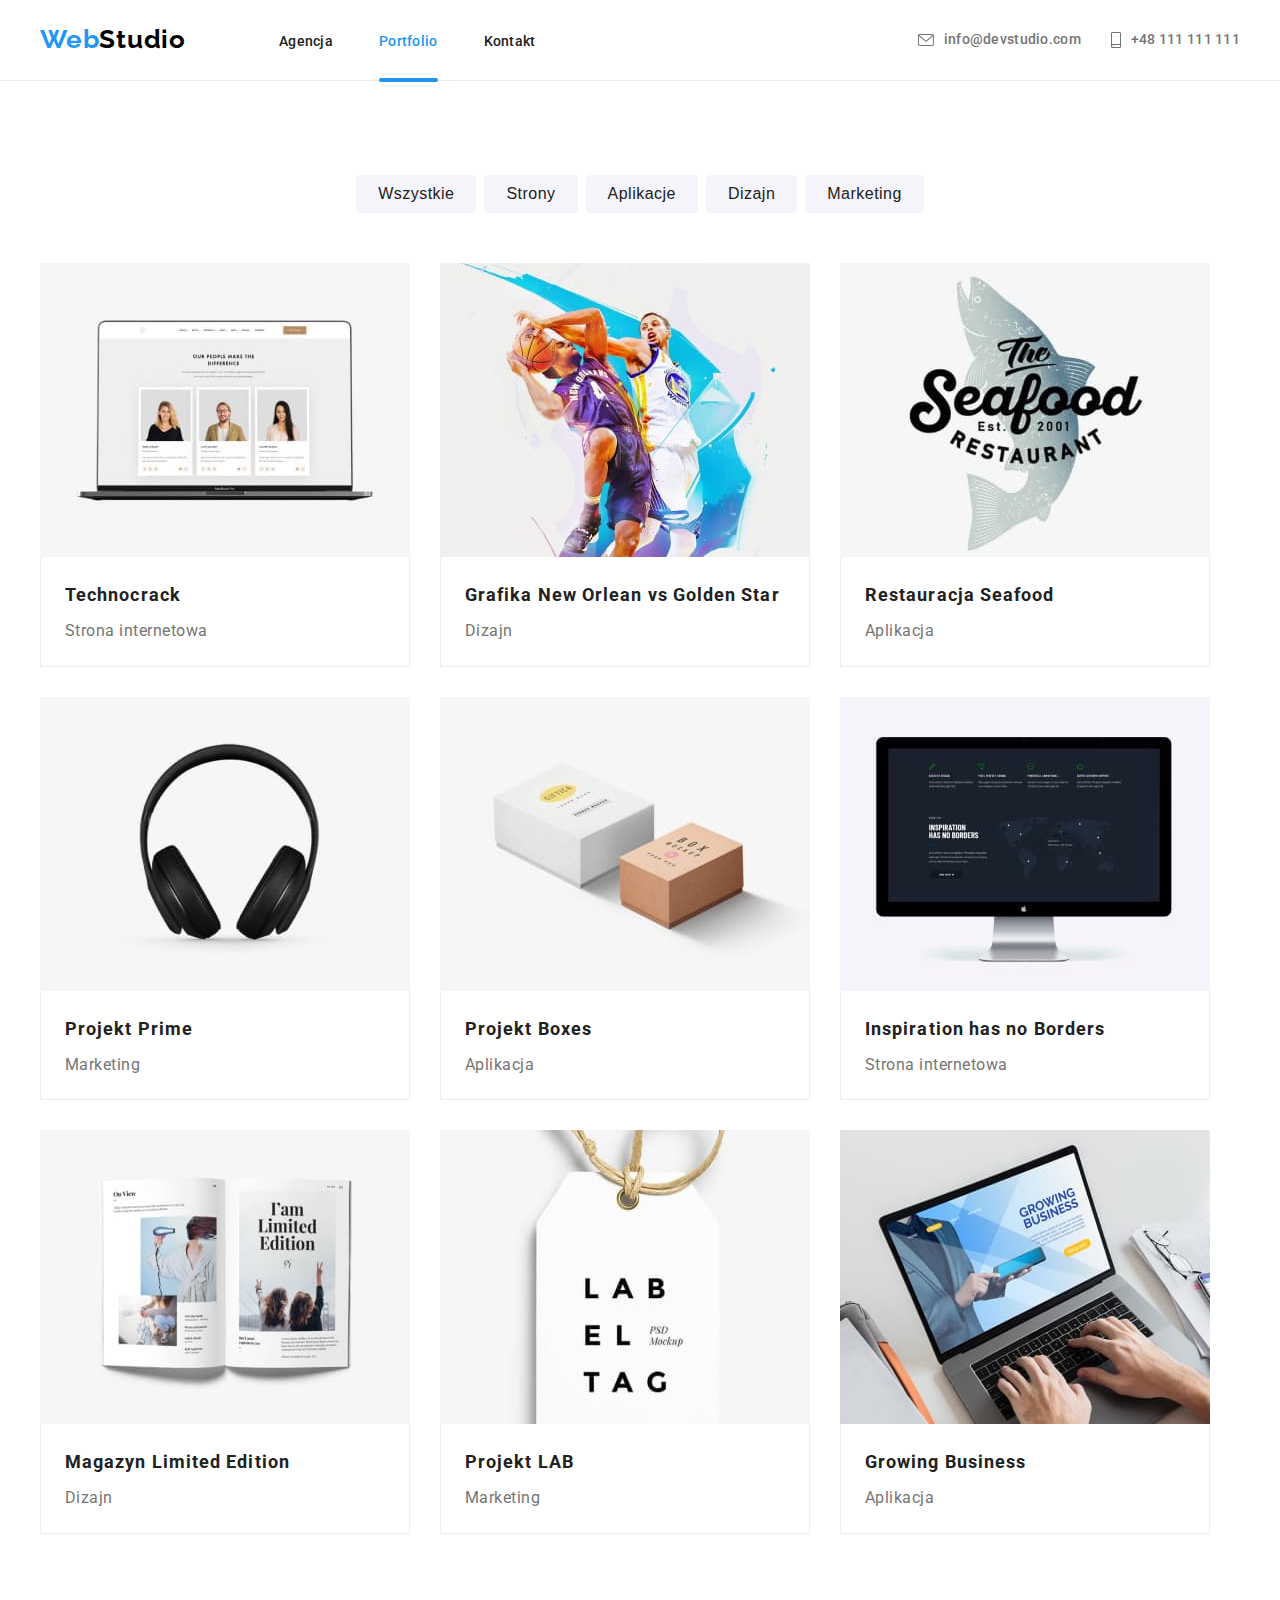
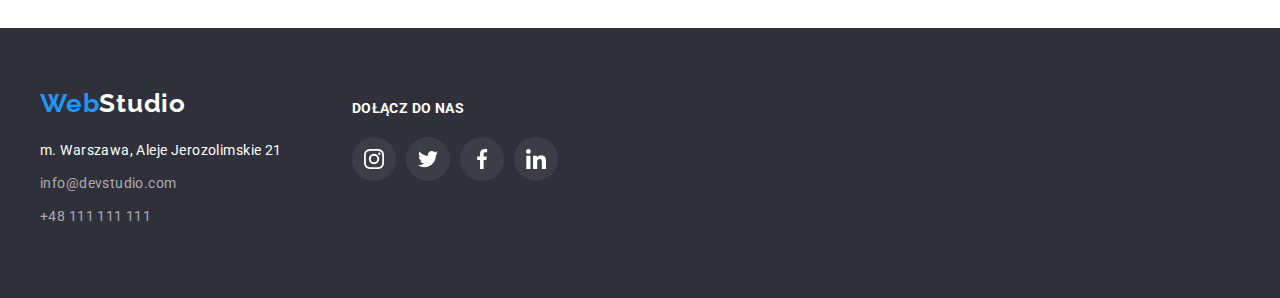
<file: portfolio.html>
<!DOCTYPE html>
<html lang="pl">
  <head>
    <meta charset="UTF-8" />
    <meta http-equiv="X-UA-Compatible" content="IE=edge" />
    <meta name="viewport" content="width=device-width, initial-scale=1.0" />
    <title>Portfolio</title>
    <link
      rel="stylesheet"
      href="https://cdnjs.cloudflare.com/ajax/libs/modern-normalize/1.1.0/modern-normalize.min.css"
      integrity="sha512-wpPYUAdjBVSE4KJnH1VR1HeZfpl1ub8YT/NKx4PuQ5NmX2tKuGu6U/JRp5y+Y8XG2tV+wKQpNHVUX03MfMFn9Q=="
      crossorigin="anonymous"
      referrerpolicy="no-referrer"
    />
    <link rel="preconnect" href="https://fonts.googleapis.com" />
    <link rel="preconnect" href="https://fonts.gstatic.com" crossorigin />
    <link
      href="https://fonts.googleapis.com/css2?family=Raleway:wght@700&family=Roboto:wght@400;500;700;900&display=swap"
      rel="stylesheet"
    />
    <link rel="stylesheet" href="./css/styles.css" />
  </head>
  <body>
    <header>
      <div class="container menu">
        <div class="menu-contact">
          <a href="index.html" class="menu-link-logo-top"
            ><span class="menu-logo">Web</span>Studio</a
          >
          <nav class="navigation">
            <ul class="list">
              <li><a href="index.html" class="navigation-link">Agencja</a></li>
              <li>
                <a href="portfolio.html" class="navigation-link link-active"
                  >Portfolio</a
                >
              </li>
              <li><a href="/kontakt" class="navigation-link">Kontakt</a></li>
            </ul>
          </nav>
        </div>
        <ul class="contact-links">
          <li>
            <a href="mailto:info@devstudio.com" class="contact-link">
              <svg class="icon" width="16px" height="12px">
                <use href="./images/icons.svg#icon-envelope"></use>
              </svg>
              info@devstudio.com</a
            >
          </li>
          <li>
            <a href="tel:+48111111111" class="contact-link">
              <svg class="icon" width="10px" height="16px">
                <use href="./images/icons.svg#icon-smartphone"></use>
              </svg>
              +48 111 111 111</a
            >
          </li>
        </ul>
      </div>
    </header>
    <main>
      <div class="section">
        <div class="container">
          <ul class="filter">
            <li>
              <button type="button" class="filter-name">Wszystkie</button>
            </li>
            <li><button type="button" class="filter-name">Strony</button></li>
            <li>
              <button type="button" class="filter-name">Aplikacje</button>
            </li>
            <li><button type="button" class="filter-name">Dizajn</button></li>
            <li>
              <button type="button" class="filter-name">Marketing</button>
            </li>
          </ul>
        </div>
        <div class="container">
          <ul class="list-portfolio">
            <li>
              <figure class="list-portfolio-item">
                <div class="container-transform">
                  <img
                    class="portfolio-img"
                    src="images/technocrack.jpg"
                    alt="strona internetowa technocrack"
                    width="370"
                    height="294"
                  />
                  <div class="overlay">
                    <p>
                      Technocrack jest popularną platformą wykorzystywaną do
                      rozpowszechniania koronawirusa. Firmy wykorzystują tę
                      platformę do celów szpiegowskich i ataków na
                      niezabezpieczone serwery konkurencji
                    </p>
                  </div>
                </div>
                <figcaption class="portfolio-item">
                  <h3 class="portfolio-name">Technocrack</h3>
                  <span class="portfolio-type">Strona internetowa</span>
                </figcaption>
              </figure>
            </li>
            <li>
              <figure class="list-portfolio-item">
                <div class="container-transform">
                  <img
                    class="portfolio-img"
                    src="images/grafika-new-orlean.jpg"
                    alt="projekt graficzny"
                    width="370"
                    height="294"
                  />
                  <div class="overlay">
                    <p>
                      Technocrack jest popularną platformą wykorzystywaną do
                      rozpowszechniania koronawirusa. Firmy wykorzystują tę
                      platformę do celów szpiegowskich i ataków na
                      niezabezpieczone serwery konkurencji
                    </p>
                  </div>
                </div>
                <figcaption class="portfolio-item">
                  <h3 class="portfolio-name">
                    Grafika New Orlean vs Golden Star
                  </h3>
                  <span class="portfolio-type">Dizajn</span>
                </figcaption>
              </figure>
            </li>
            <li>
              <figure class="list-portfolio-item">
                <div class="container-transform">
                  <img
                    class="portfolio-img"
                    src="images/restauracja-seafood.jpg"
                    alt="aplikacja restauracji seafood"
                    width="370"
                    height="294"
                  />
                  <div class="overlay">
                    <p>
                      Technocrack jest popularną platformą wykorzystywaną do
                      rozpowszechniania koronawirusa. Firmy wykorzystują tę
                      platformę do celów szpiegowskich i ataków na
                      niezabezpieczone serwery konkurencji
                    </p>
                  </div>
                </div>
                <figcaption class="portfolio-item">
                  <h3 class="portfolio-name">Restauracja Seafood</h3>
                  <span class="portfolio-type">Aplikacja</span>
                </figcaption>
              </figure>
            </li>
            <li>
              <figure class="list-portfolio-item">
                <div class="container-transform">
                  <img
                    class="portfolio-img"
                    src="images/projekt-prime.jpg"
                    alt="marketing projektu prime"
                    width="370"
                    height="294"
                  />
                  <div class="overlay">
                    <p>
                      Technocrack jest popularną platformą wykorzystywaną do
                      rozpowszechniania koronawirusa. Firmy wykorzystują tę
                      platformę do celów szpiegowskich i ataków na
                      niezabezpieczone serwery konkurencji
                    </p>
                  </div>
                </div>
                <figcaption class="portfolio-item">
                  <h3 class="portfolio-name">Projekt Prime</h3>
                  <span class="portfolio-type">Marketing</span>
                </figcaption>
              </figure>
            </li>
            <li>
              <figure class="list-portfolio-item">
                <div class="container-transform">
                  <img
                    class="portfolio-img"
                    src="images/projekt-boxes.jpg"
                    alt="aplikacja projektu boxes"
                    width="370"
                    height="294"
                  />
                  <div class="overlay">
                    <p>
                      Technocrack jest popularną platformą wykorzystywaną do
                      rozpowszechniania koronawirusa. Firmy wykorzystują tę
                      platformę do celów szpiegowskich i ataków na
                      niezabezpieczone serwery konkurencji
                    </p>
                  </div>
                </div>
                <figcaption class="portfolio-item">
                  <h3 class="portfolio-name">Projekt Boxes</h3>
                  <span class="portfolio-type">Aplikacja</span>
                </figcaption>
              </figure>
            </li>
            <li>
              <figure class="list-portfolio-item">
                <div class="container-transform">
                  <img
                    class="portfolio-img"
                    src="images/inspiration-borders.jpg"
                    alt="strona internetowa inspiration has no borders"
                    width="370"
                    height="294"
                  />
                  <div class="overlay">
                    <p>
                      Technocrack jest popularną platformą wykorzystywaną do
                      rozpowszechniania koronawirusa. Firmy wykorzystują tę
                      platformę do celów szpiegowskich i ataków na
                      niezabezpieczone serwery konkurencji
                    </p>
                  </div>
                </div>
                <figcaption class="portfolio-item">
                  <h3 class="portfolio-name">Inspiration has no Borders</h3>
                  <span class="portfolio-type">Strona internetowa</span>
                </figcaption>
              </figure>
            </li>
            <li>
              <figure class="list-portfolio-item">
                <div class="container-transform">
                  <img
                    class="portfolio-img"
                    src="images/magazyn-lm.jpg"
                    alt="oprojekt graficzny magazynu limited edition"
                    width="370"
                    height="294"
                  />
                  <div class="overlay">
                    <p>
                      Technocrack jest popularną platformą wykorzystywaną do
                      rozpowszechniania koronawirusa. Firmy wykorzystują tę
                      platformę do celów szpiegowskich i ataków na
                      niezabezpieczone serwery konkurencji
                    </p>
                  </div>
                </div>
                <figcaption class="portfolio-item">
                  <h3 class="portfolio-name">Magazyn Limited Edition</h3>
                  <span class="portfolio-type">Dizajn</span>
                </figcaption>
              </figure>
            </li>
            <li>
              <figure class="list-portfolio-item">
                <div class="container-transform">
                  <img
                    class="portfolio-img"
                    src="images/projekt-lab.jpg"
                    alt="marketing projektu lab"
                    width="370"
                    height="294"
                  />
                  <div class="overlay">
                    <p>
                      Technocrack jest popularną platformą wykorzystywaną do
                      rozpowszechniania koronawirusa. Firmy wykorzystują tę
                      platformę do celów szpiegowskich i ataków na
                      niezabezpieczone serwery konkurencji
                    </p>
                  </div>
                </div>
                <figcaption class="portfolio-item">
                  <h3 class="portfolio-name">Projekt LAB</h3>
                  <span class="portfolio-type">Marketing</span>
                </figcaption>
              </figure>
            </li>
            <li>
              <figure class="list-portfolio-item">
                <div class="container-transform">
                  <img
                    class="portfolio-img"
                    src="images/growing-business.jpg"
                    alt="aplikacja growing business"
                    width="370"
                    height="294"
                  />
                  <div class="overlay">
                    <p>
                      Technocrack jest popularną platformą wykorzystywaną do
                      rozpowszechniania koronawirusa. Firmy wykorzystują tę
                      platformę do celów szpiegowskich i ataków na
                      niezabezpieczone serwery konkurencji
                    </p>
                  </div>
                </div>
                <figcaption class="portfolio-item">
                  <h3 class="portfolio-name">Growing Business</h3>
                  <span class="portfolio-type">Aplikacja</span>
                </figcaption>
              </figure>
            </li>
          </ul>
        </div>
      </div>
    </main>
    <footer class="bottom-contact">
      <div class="container bottom-contact-container">
        <div>
          <a href="index.html" class="menu-link-logo-bottom"
            ><span class="menu-logo">Web</span>Studio</a
          >
          <address class="contact">
            <span class="contact-address"
              >m. Warszawa, Aleje Jerozolimskie 21</span
            >
            <a href="mailto:info@devstudio.com" class="contact-link-bottom"
              >info@devstudio.com</a
            >
            <a href="tel:+48111111111" class="contact-link-bottom"
              >+48 111 111 111</a
            >
          </address>
        </div>
        <div class="join-us">
          <h3 class="join-us-text">DOŁĄCZ DO NAS</h3>
          <div class="social-footer">
            <a href="#" class="social-link-footer"
              ><svg width="20px" height="20px">
                <use href="./images/icons.svg#icon-instagram"></use>
              </svg>
            </a>
            <a href="#" class="social-link-footer"
              ><svg width="20px" height="20px">
                <use href="./images/icons.svg#icon-twitter"></use>
              </svg>
            </a>
            <a href="#" class="social-link-footer"
              ><svg width="20px" height="20px">
                <use href="./images/icons.svg#icon-facebook"></use>
              </svg>
            </a>
            <a href="#" class="social-link-footer"
              ><svg width="20px" height="20px">
                <use href="./images/icons.svg#icon-linkedin"></use>
              </svg>
            </a>
          </div>
        </div>
      </div>
    </footer>
  </body>
</html>
</file>
<file: css/styles.css>
:root {
  --brand-color-blue: #2196f3;
  --brand-color-background: #2f303a;
  --brand-color-black: #212121;
  --brand-color-grey: #f5f4fa;
  --brand-color-white: #ffffff;
  --brand-color-text-grey: #757575;
  --brand-color-icons: #afb1b8;
}

body {
  font-family: "Roboto", sans-serif;
  color: var(--brand-color-black);
}
img {
  display: block;
}

header {
  border-bottom-style: solid;
  border-bottom-width: 1px;
  border-bottom-color: rgba(236, 236, 236, 1);
}
* {
  padding: 0;
  margin: 0;
}
.section {
  padding-top: 94px;
  padding-bottom: 94px;
}
.backdrop {
  position: absolute;
  display: flex;
  justify-content: center;
  width: 100%;
  height: 100%;
  top: 0;
  left: 0;
  background-color: rgba(0, 0, 0, 0.2);
}
.bottom-contact {
  background-color: var(--brand-color-background);
  padding: 60px 0;
}
.bottom-contact-container {
  display: flex;
  column-gap: 70px;
}
.contact {
  font-style: normal;
  display: flex;
  flex-direction: column;
}
.contact-address {
  color: var(--brand-color-white);
  font-size: 14px;
  line-height: 1.71;
  letter-spacing: 0.03em;
  display: flex;
  padding-bottom: 9px;
}
.contact-link-bottom {
  color: rgba(255, 255, 255, 0.6);
  font-size: 14px;
  line-height: 1.71;
  text-decoration: none;
  letter-spacing: 0.03em;
  display: flex;
  padding-bottom: 9px;
  transition-property: color;
  transition-duration: 250ms;
  transition-timing-function: cubic-bezier(0.4, 0, 0.2, 1);
}
.contact-link-bottom:hover,
.contact-link-bottom:focus {
  color: var(--brand-color-blue);
}
.contact-links {
  list-style-type: none;
  display: flex;
  column-gap: 30px;
}
.contact-link {
  display: flex;
  align-items: center;
  color: var(--brand-color-text-grey);
  font-weight: 500;
  font-size: 14px;
  line-height: 1.1;
  text-decoration: none;
  letter-spacing: 0.02em;
  transition-property: color, fill;
  transition-duration: 250ms;
  transition-timing-function: cubic-bezier(0.4, 0, 0.2, 1);
}
.contact-link:hover,
.contact-link:focus {
  color: var(--brand-color-blue);
}
.contact-link:hover .icon,
.contact-link:focus .icon {
  fill: var(--brand-color-blue);
}
.container {
  width: 100%;
  max-width: 1200px;
  margin: 0 auto;
  padding: 0 15px;
}
.container-transform {
  position: relative;
  overflow: hidden;
}
.container-transform:hover .overlay,
.container-transform:focus .overlay {
  transform: translateY(0);
  transition: transform 250ms cubic-bezier(0.4, 0, 0.2, 1);
}
.list-portfolio-item:hover .overlay,
.list-portfolio-item:focus .overlay {
  transform: translateY(0);
  transition: transform 250ms cubic-bezier(0.4, 0, 0.2, 1);
}
.filter {
  list-style-type: none;
  display: flex;
  justify-content: center;
  column-gap: 8px;
  padding-bottom: 50px;
}
.filter-name {
  color: var(--brand-color-black);
  background-color: var(--brand-color-grey);
  cursor: pointer;
  font-size: 16px;
  font-weight: 500;
  line-height: 1.6;
  text-align: center;
  letter-spacing: 0.03em;
  border: none;
  padding: 6px 22px 6px 22px;
  border-radius: 4px;
  transition-property: color, background-color;
  transition-duration: 250ms;
  transition-timing-function: cubic-bezier(0.4, 0, 0.2, 1);
}
.filter-name:hover,
.filter-name:focus {
  color: var(--brand-color-white);
  background-color: var(--brand-color-blue);
  box-shadow: 0 3px 1px rgba(0, 0, 0, 0.1), 0px 1px 2px rgba(0, 0, 0, 0.08),
    0px 2px 2px rgba(0, 0, 0, 0.12);
}
.icon {
  fill: var(--brand-color-text-grey);
  margin-right: 10px;
  transition-property: fill;
  transition-duration: 250ms;
  transition-timing-function: cubic-bezier(0.4, 0, 0.2, 1);
}
.icon:hover,
.icon:focus {
  fill: var(--brand-color-blue);
  cursor: pointer;
}
.icon-strengths {
  padding: 25px 100px;
  margin-bottom: 30px;
  border-radius: 4px;
  background-color: var(--brand-color-grey);
}
.icon-modal-close {
  display: flex;
  justify-content: center;
  align-items: center;
  width: 30px;
  height: 30px;
  right: 0;
  top: 0;
  padding: 6px;
  margin: 8px;
  position: absolute;
  color: var(--brand-color-black);
  border-radius: 50%;
  border: 1px solid rgba(0, 0, 0, 0.1);
  background-color: var(--brand-color-white);
}
.icon-modal-close:hover {
  cursor: pointer;
  color: var(--brand-color-blue);
  border-color: var(--brand-color-blue);
}
.is-hidden {
  pointer-events: none;
  visibility: hidden;
  opacity: 0;
  transition: 1s ease-out;
}
.is-hidden .modal {
  transform: scale(0);
  opacity: 0;
}
.join-us {
  justify-content: flex-start;
}
.join-us-text {
  color: var(--brand-color-white);
  font-weight: 700;
  font-size: 14px;
  line-height: 1.17;
  letter-spacing: 0.03em;
  margin-top: 12px;
  margin-bottom: 20px;
}
.social {
  display: flex;
  justify-content: center;
  column-gap: 10px;
  margin: 16px 32px 30px 32px;
}

.list {
  list-style-type: none;
  display: flex;
  column-gap: 46px;
}
.list .active:active {
  color: var(--brand-color-blue);
}
.list-our-strengths {
  list-style-type: none;
  display: flex;
  column-gap: 30px;
}
.list-portfolio {
  display: flex;
  flex-wrap: wrap;
  list-style-type: none;
  gap: 30px;
  transition-property: box-shadow;
  transition-duration: 250ms;
  transition-timing-function: cubic-bezier(0.4, 0, 0.2, 1);
}
.list-portfolio-item:hover,
.list-portfolio-item:focus {
  box-shadow: 0px 4px 4px rgba(0, 0, 0, 0.25);
  cursor: pointer;
}
.link-active:after {
  content: "";
  position: absolute;
  background: var(--brand-color-blue);
  border-radius: 2px;
  width: 100%;
  height: 4px;
  margin-top: 28px;
  display: block;
}
.list .link-active {
  color: var(--brand-color-blue);
}
.menu {
  background-color: var(--brand-color-white);
  display: flex;
  align-items: center;
  justify-content: space-between;
}
.menu-contact {
  display: flex;
  align-items: center;
  column-gap: 93px;
}

.menu-link-logo-top {
  color: #000;
  font-family: Raleway;
  font-weight: 700;
  font-size: 26px;
  line-height: 1.2;
  text-decoration: none;
  letter-spacing: 0.03em;
  padding-top: 24px;
  padding-bottom: 25px;
}
.menu-link-logo-bottom {
  color: var(--brand-color-white);
  font-family: Raleway;
  font-weight: 700;
  font-size: 26px;
  line-height: 1.2;
  text-decoration: none;
  letter-spacing: 0.03em;
  display: flex;
  padding-bottom: 20px;
}
.menu-logo {
  color: var(--brand-color-blue);
  font-family: Raleway;
  font-weight: 700;
  font-size: 26px;
  line-height: 1.2;
  text-decoration: none;
  letter-spacing: 0.03em;
}
.modal {
  position: absolute;
  display: flex;
  justify-content: center;
  width: 528px;
  height: 581px;
  top: 221px;
  border-radius: 4px;
  background-color: var(--brand-color-white);
  box-shadow: 0 2px 1px 0 rgba(0, 0, 0, 0.2), 0 1px 1px 0 rgba(0, 0, 0, 0.14),
    0 1px 3px 0 rgba(0, 0, 0, 0.12);
  transition: 1s ease-in-out;
}
.motto {
  background-image: url("/goit-markup-hw-04/images/baner.jpg"),
    linear-gradient(to top, rgba(47, 48, 58, 0.4), rgba(47, 48, 58, 0.4));
  background-position: center;
  background-repeat: no-repeat;
  text-align: center;
  padding: 200px 0;
  display: flex;
  justify-content: center;
  align-items: center;
}
.motto-container {
  display: flex;
  flex-direction: column;
  justify-content: center;
  align-items: center;
  gap: 30px;
  max-width: 1600px;
}
.motto-text {
  color: var(--brand-color-white);
  font-weight: 900;
  font-size: 44px;
  line-height: 1.37;
  letter-spacing: 0.06em;
  text-align: center;
  max-width: 696px;
}
.navigation-link {
  color: var(--brand-color-black);
  position: relative;
  font-weight: 500;
  font-size: 14px;
  line-height: 1.15;
  text-decoration: none;
  letter-spacing: 0.02em;
  padding-top: 32px;
  padding-bottom: 32px;
  transition-property: color;
  transition-duration: 250ms;
  transition-timing-function: cubic-bezier(0.4, 0, 0.2, 1);
}
.navigation-link:hover,
.navigation-link:focus {
  color: var(--brand-color-blue);
}
.order {
  color: var(--brand-color-white);
  background-color: var(--brand-color-blue);
  cursor: pointer;
  font-weight: 700;
  font-size: 16px;
  line-height: 1.8;
  letter-spacing: 0.06em;
  width: 200px;
  padding: 10px 0;
  border-radius: 4px;
  border: none;
}
.our-client-text {
  color: var(--brand-color-black);
  font-weight: 700;
  font-size: 36px;
  line-height: 1.17;
  letter-spacing: 0.03em;
  text-align: center;
  margin-bottom: 50px;
}
.our-client {
  display: flex;
  justify-content: space-around;
  column-gap: 30px;
}
.our-client-icon {
  fill: var(--brand-color-icons);
}

.our-client-item {
  list-style: none;
}

.our-client-link {
  display: flex;
  border: 1px solid var(--brand-color-icons);
  border-radius: 4px;
  padding: 17.71px 32px 14.25px 32px;
  transition-property: border-color, fill;
  transition-duration: 250ms;
  transition-timing-function: cubic-bezier(0.4, 0, 0.2, 1);
}
.our-client-link:hover,
.our-client-link:focus {
  border-color: var(--brand-color-blue);
  cursor: pointer;
}

.our-client-link:hover .our-client-icon,
.our-client-link:focus .our-client-icon {
  fill: var(--brand-color-blue);
}
.our-strengths {
  padding-bottom: 0;
  display: flex;
  justify-content: space-around;
  column-gap: 30px;
}
.our-strengths-name {
  color: var(--brand-color-black);
  font-weight: 700;
  font-size: 14px;
  line-height: 1.2;
  letter-spacing: 0.03em;
  padding-bottom: 10px;
}
.our-strengths-text {
  color: var(--brand-color-text-grey);
  font-size: 14px;
  line-height: 1.7;
  letter-spacing: 0.03em;
}
.our-work-image {
  display: flex;
  position: relative;
}
.our-work-image > .our-work-image-dsc {
  position: absolute;
  background-color: rgba(47, 48, 58, 0.8);
  color: var(--brand-color-white);
  font-size: 14px;
  font-weight: 700;
  line-height: 1.17;
  letter-spacing: 0.03em;
  text-align: center;
  padding: 27px;
  right: 0;
  left: 0;
  bottom: 0;
}
.our-work-text {
  color: var(--brand-color-black);
  font-weight: 900;
  font-size: 36px;
  line-height: 1.17;
  letter-spacing: 0.03em;
  text-align: center;
  padding-bottom: 50px;
}
.our-work-list {
  list-style-type: none;
  display: flex;
  column-gap: 30px;
  justify-content: space-around;
}
.our-team {
  background-color: var(--brand-color-grey);
  text-align: center;
}

.our-team-list {
  list-style-type: none;
  display: flex;
  column-gap: 30px;
  justify-content: space-around;
}
.our-team-item {
  background-color: var(--brand-color-white);
  box-shadow: 0px 2px 1px 0px rgba(0, 0, 0, 0.2),
    0px 1px 1px 0px rgba(0, 0, 0, 0.14), 0px 1px 3px 0px rgba(0, 0, 0, 0.12);
  border-bottom-left-radius: 4px;
  border-bottom-right-radius: 4px;
}
.our-team-dsc {
  padding: 30px 20px 0 20px;
}
.our-team-text {
  color: var(--brand-color-black);
  font-weight: 700;
  font-size: 36px;
  line-height: 1.17;
  letter-spacing: 0.03em;
  text-align: center;
  padding-bottom: 50px;
}
.our-team-name {
  color: var(--brand-color-black);
  font-weight: 500;
  font-size: 16px;
  line-height: 1.19;
  letter-spacing: 0.03em;
  text-align: center;
  padding-bottom: 10px;
}
.our-team-job {
  color: var(--brand-color-text-grey);
  font-size: 16px;
  line-height: 1.19;
  letter-spacing: 0.03em;
}

.overlay {
  position: absolute;
  width: 100%;
  height: 100%;
  top: 0;
  left: 0;
  transform: translateY(100%);
}
.overlay p {
  font-size: 18px;
  line-height: 1.5;
  letter-spacing: 0.03em;
  color: rgba(255, 255, 255, 1);
  background-color: rgba(33, 150, 243, 0.9);
  padding: 55px 45px 49px 24px;
}
.portfolio-img {
  display: block;
}
.portfolio-item {
  border: 1px solid rgba(238, 238, 238, 1);
  border-top: none;
  padding: 20px 24px;
}
.portfolio-name {
  background-color: var(--brand-color-white);
  color: var(--brand-color-black);
  font-weight: 700;
  font-size: 18px;
  line-height: 2;
  letter-spacing: 0.06em;
  padding-bottom: 4px;
}
.portfolio-type {
  color: var(--brand-color-text-grey);
  font-size: 16px;
  line-height: 1.8;
  letter-spacing: 0.03em;
  padding-top: 0;
}
.social-footer {
  display: flex;
  column-gap: 10px;
}
.social-link {
  fill: var(--brand-color-icons);
  padding: 12px;
  display: flex;
  border-radius: 50%;
  transition-property: fill, background-color, border-radius;
  transition-duration: 250ms;
  transition-timing-function: cubic-bezier(0.4, 0, 0.2, 1);
}
.social-link:hover,
.social-link:focus {
  fill: var(--brand-color-white);
  background-color: var(--brand-color-blue);
  border-radius: 50%;
  cursor: pointer;
}
.social-link-footer {
  padding: 12px;
  fill: var(--brand-color-white);
  background-color: #ffffff10;
  border-radius: 50%;
  display: flex;
  transition-property: fill, background-color, border-radius;
  transition-duration: 250ms;
  transition-timing-function: cubic-bezier(0.4, 0, 0.2, 1);
}
.social-link-footer:hover,
.social-link-footer:focus {
  fill: var(--brand-color-white);
  background-color: var(--brand-color-blue);
  border-radius: 50%;
  cursor: pointer;
}
</file>
